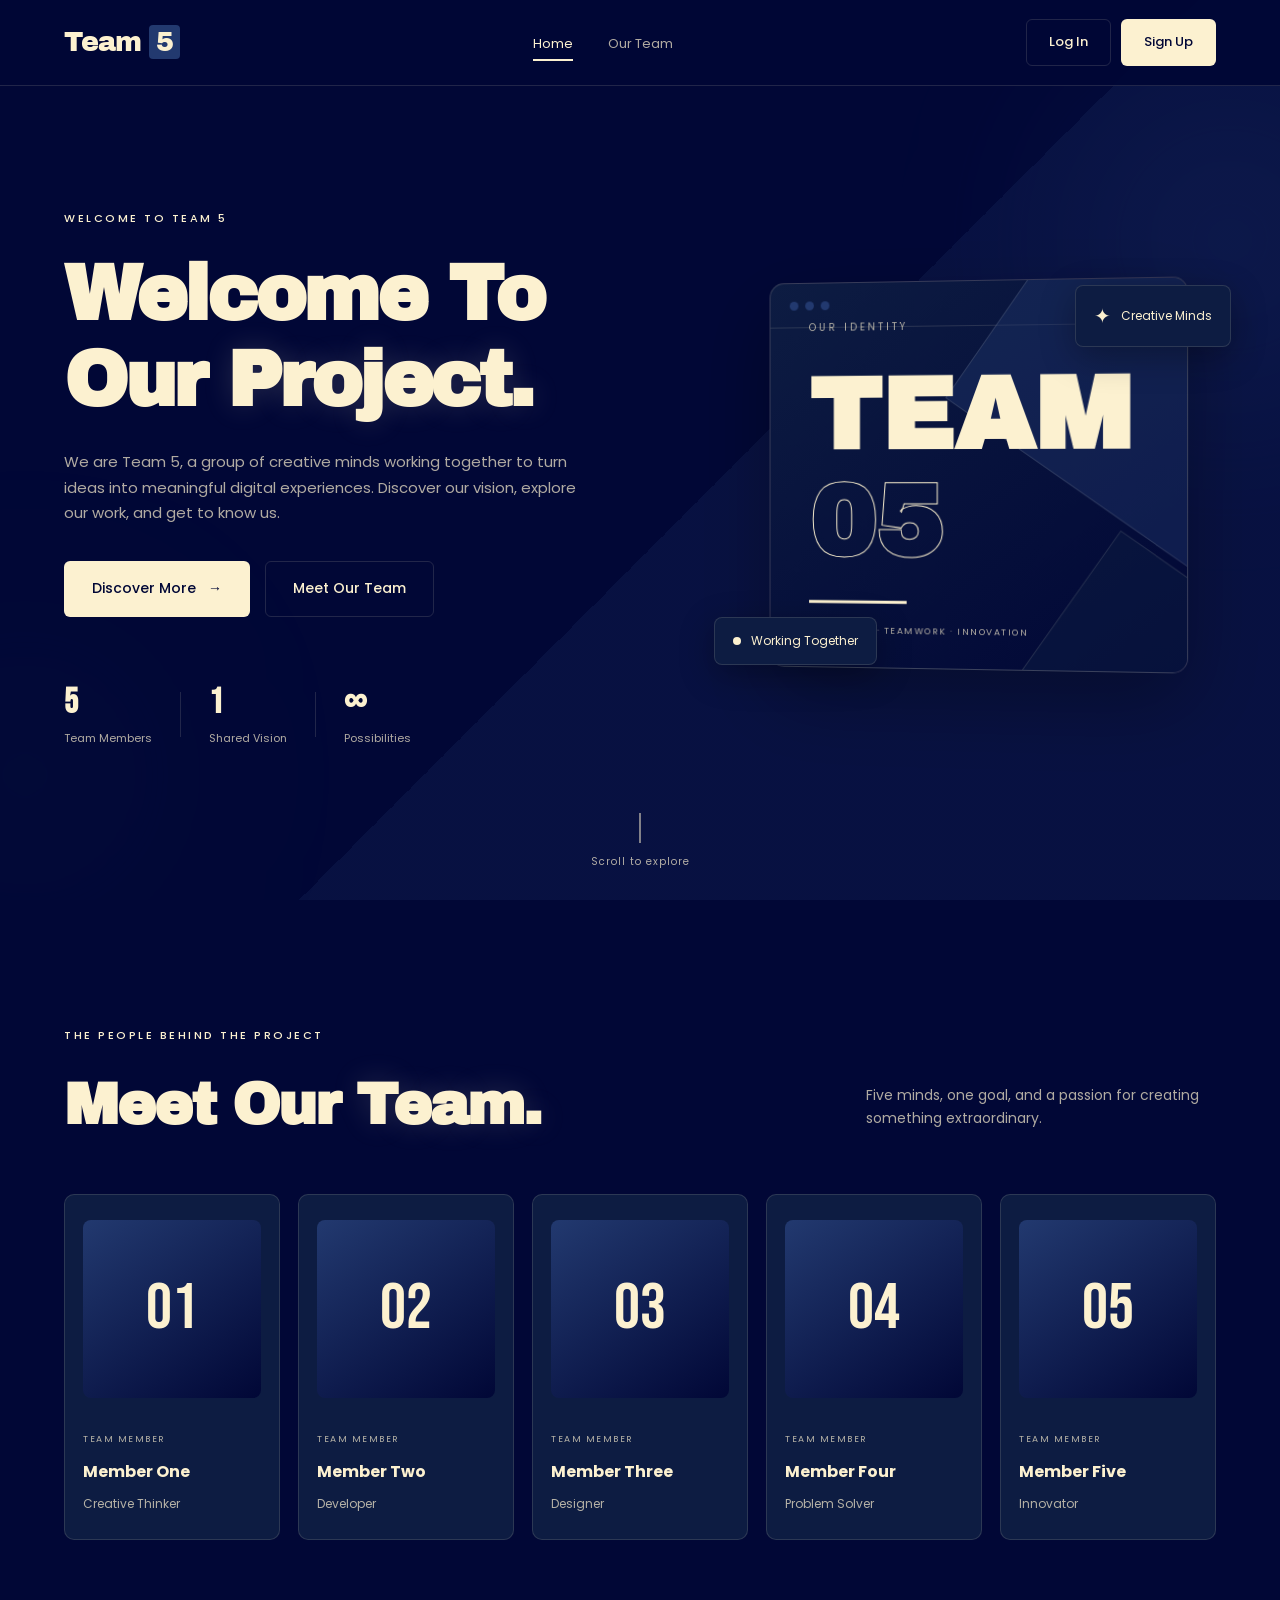
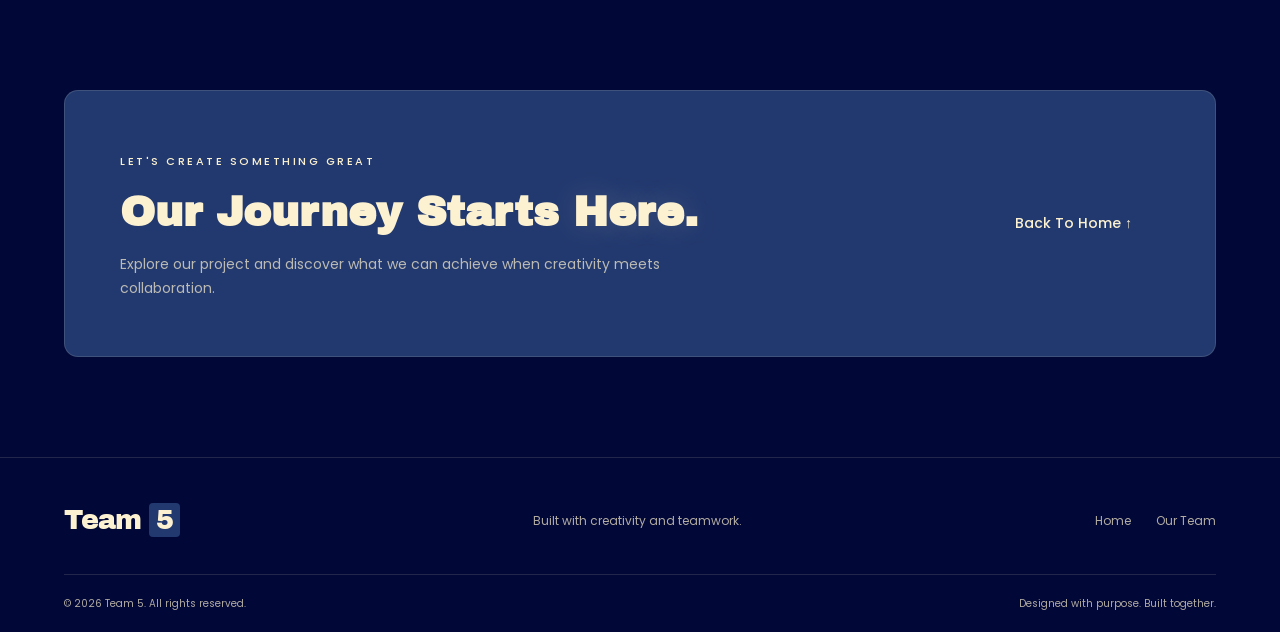
<file: Mon_28_9_2026/index.html>
<!doctype html>
<html lang="en">
  <head>
    <meta charset="UTF-8" />
    <meta name="viewport" content="width=device-width, initial-scale=1.0" />

    <title>Team 5 | Home</title>

    <link rel="preconnect" href="https://fonts.googleapis.com" />
    <link rel="preconnect" href="https://fonts.gstatic.com" crossorigin />

    <link
      href="https://fonts.googleapis.com/css2?family=Archivo+Black&family=Bebas+Neue&family=Poppins:wght@300;400;500;600;700&display=swap"
      rel="stylesheet"
    />

    <link rel="stylesheet" href="css/style.css" />
  </head>

  <body>
    <!-- HEADER -->
    <header class="header">
      <nav class="navbar container">
        <a href="#home" class="logo">
          Team <span>5</span>
        </a>

        <ul class="nav-links">
          <li><a href="#home" class="active">Home</a></li>
          <li><a href="#team">Our Team</a></li>
        </ul>

        <div class="nav-buttons">
          <a href="login.html" class="btn btn-outline">Log In</a>
          <a href="register.html" class="btn btn-primary">Sign Up</a>
        </div>
      </nav>
    </header>

    <!-- MAIN -->
    <main>
      <!-- HOME SECTION -->
      <section class="hero" id="home">
        <div class="hero-bg-circle circle-one"></div>
        <div class="hero-bg-circle circle-two"></div>

        <div class="hero-content container">
          <div class="hero-text">
            <span class="section-tag">WELCOME TO TEAM 5</span>

            <h1>
              Welcome To<br />
              Our <span>Project.</span>
            </h1>

            <p>
              We are Team 5, a group of creative minds working together
              to turn ideas into meaningful digital experiences.
              Discover our vision, explore our work, and get to know us.
            </p>

            <div class="hero-actions">
              <a href="#about" class="btn btn-primary btn-large">
                Discover More <span>→</span>
              </a>

              <a href="#team" class="btn btn-outline btn-large">
                Meet Our Team
              </a>
            </div>

            <div class="hero-stats">
              <div class="stat">
                <h3>5</h3>
                <p>Team Members</p>
              </div>

              <div class="stat-divider"></div>

              <div class="stat">
                <h3>1</h3>
                <p>Shared Vision</p>
              </div>

              <div class="stat-divider"></div>

              <div class="stat">
                <h3>∞</h3>
                <p>Possibilities</p>
              </div>
            </div>
          </div>

          <div class="hero-visual">
            <div class="visual-card">
              <div class="visual-top">
                <span></span>
                <span></span>
                <span></span>
              </div>

              <div class="visual-content">
                <span class="visual-label">OUR IDENTITY</span>
                <h2>TEAM<br /><span>05</span></h2>
                <div class="visual-line"></div>
                <p>CREATIVITY · TEAMWORK · INNOVATION</p>
              </div>

              <div class="visual-decoration decoration-one"></div>
              <div class="visual-decoration decoration-two"></div>
            </div>

            <div class="floating-badge badge-top">
              <span class="badge-icon">✦</span>
              Creative Minds
            </div>

            <div class="floating-badge badge-bottom">
              <span class="badge-dot"></span>
              Working Together
            </div>
          </div>
        </div>

        <a href="#about" class="scroll-indicator">
          <span></span>
          Scroll to explore
        </a>
      </section>

      <!--  ABOUT US SECTION 
      <section class="about section-padding" id="about">
        <div class="container">
          <div class="section-heading">
            <span class="section-tag">GET TO KNOW US</span>
            <h2>More Than A Team.<br /><span>A Shared Vision.</span></h2>
            <p>
              Every great project starts with a great team.
              We bring together different perspectives, creative
              thinking, and a shared passion for building something
              meaningful.
            </p>
          </div>

          <div class="about-grid">
            <div class="about-main-card">
              <span class="card-number">01 / WHO WE ARE</span>
              <div class="about-symbol">✦</div>
              <h3>We Are Team 5</h3>
              <p>
                We are a team of passionate individuals who believe
                that collaboration and creativity can turn ambitious
                ideas into real results. Our project represents our
                skills, dedication, and commitment to learning.
              </p>
            </div>

            <div class="about-side-cards">
              <div class="about-card">
                <span class="card-number">02 / OUR MISSION</span>
                <h3>Creating With Purpose.</h3>
                <p>
                  To create useful, thoughtful, and engaging digital
                  experiences through teamwork and innovation.
                </p>
              </div>

              <div class="about-card">
                <span class="card-number">03 / OUR VISION</span>
                <h3>Building What's Next.</h3>
                <p>
                  To grow our skills, embrace new challenges, and
                  transform our ideas into solutions that matter.
                </p>
              </div>
            </div>
          </div>
        </div>
      </section> -->

      <!-- OUR TEAM SECTION -->
      <section class="team section-padding" id="team">
        <div class="container">
          <div class="team-heading">
            <div>
              <span class="section-tag">THE PEOPLE BEHIND THE PROJECT</span>
              <h2>Meet Our <span>Team.</span></h2>
            </div>

            <p>
              Five minds, one goal, and a passion for creating
              something extraordinary.
            </p>
          </div>

          <div class="team-grid">
            <div class="team-card">
              <div class="team-avatar">01</div>
              <span class="team-role">TEAM MEMBER</span>
              <h3>Member One</h3>
              <p>Creative Thinker</p>
            </div>

            <div class="team-card">
              <div class="team-avatar">02</div>
              <span class="team-role">TEAM MEMBER</span>
              <h3>Member Two</h3>
              <p>Developer</p>
            </div>

            <div class="team-card">
              <div class="team-avatar">03</div>
              <span class="team-role">TEAM MEMBER</span>
              <h3>Member Three</h3>
              <p>Designer</p>
            </div>

            <div class="team-card">
              <div class="team-avatar">04</div>
              <span class="team-role">TEAM MEMBER</span>
              <h3>Member Four</h3>
              <p>Problem Solver</p>
            </div>

            <div class="team-card">
              <div class="team-avatar">05</div>
              <span class="team-role">TEAM MEMBER</span>
              <h3>Member Five</h3>
              <p>Innovator</p>
            </div>
          </div>
        </div>
      </section>

      <!-- CALL TO ACTION -->
      <section class="cta-section">
        <div class="container cta-box">
          <div>
            <span class="section-tag">LET'S CREATE SOMETHING GREAT</span>
            <h2>Our Journey Starts <span>Here.</span></h2>
            <p>
              Explore our project and discover what we can achieve
              when creativity meets collaboration.
            </p>
          </div>

          <a href="#home" class="btn btn-light btn-large">
            Back To Home ↑
          </a>
        </div>
      </section>
    </main>

    <!-- FOOTER -->
    <footer class="footer">
      <div class="container footer-content">
        <a href="#home" class="logo">Team <span>5</span></a>

        <p>Built with creativity and teamwork.</p>

        <div class="footer-links">
          <a href="#home">Home</a>
          <a href="#team">Our Team</a>
        </div>
      </div>

      <div class="container footer-bottom">
        <p>© 2026 Team 5. All rights reserved.</p>
        <p>Designed with purpose. Built together.</p>
      </div>
    </footer>
    <script src="script.js"></script>
  </body>
</html>
</file>
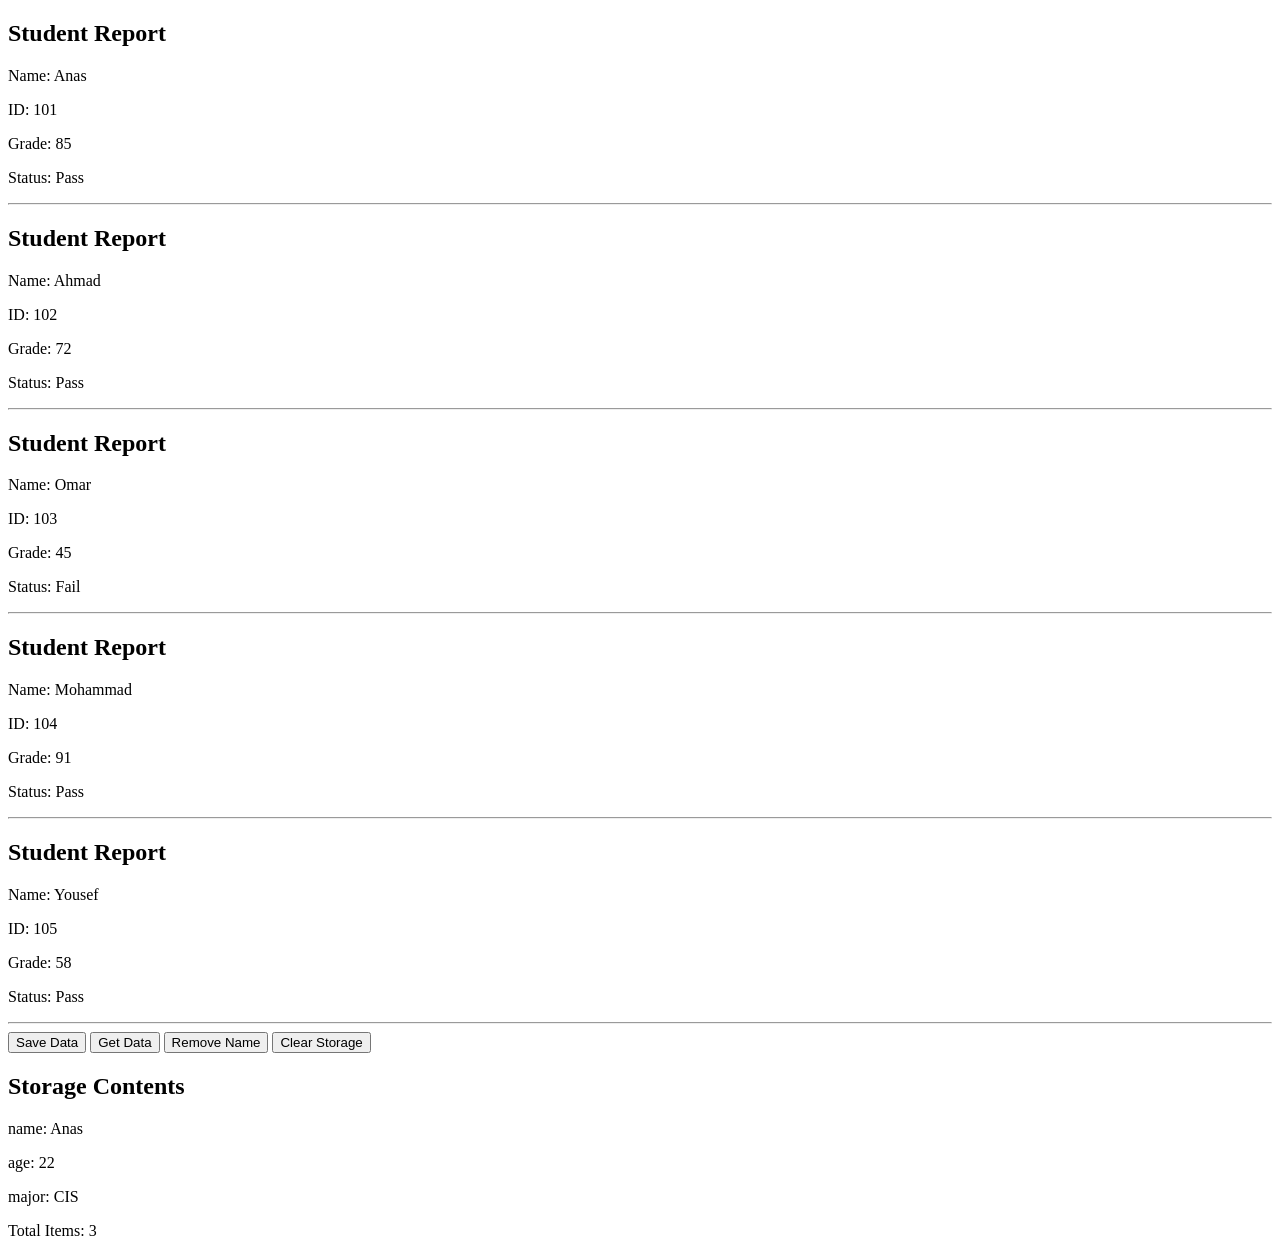
<file: Sun_27_9_2026/index.html>
<!DOCTYPE html>
<html lang="en">
<head>
    <meta charset="UTF-8">
    <meta name="viewport" content="width=device-width, initial-scale=1.0">
    <title>27/9</title>
</head>
<body>
    
    <div id="report"></div>

      <button id="saveBtn">Save Data</button>
    <button id="getBtn">Get Data</button>
    <button id="removeBtn">Remove Name</button>
    <button id="clearBtn">Clear Storage</button>

    <h2>Storage Contents</h2>
     <div id="output"></div>



    <script src="./script.js"></script>
</body>
</html>
</file>
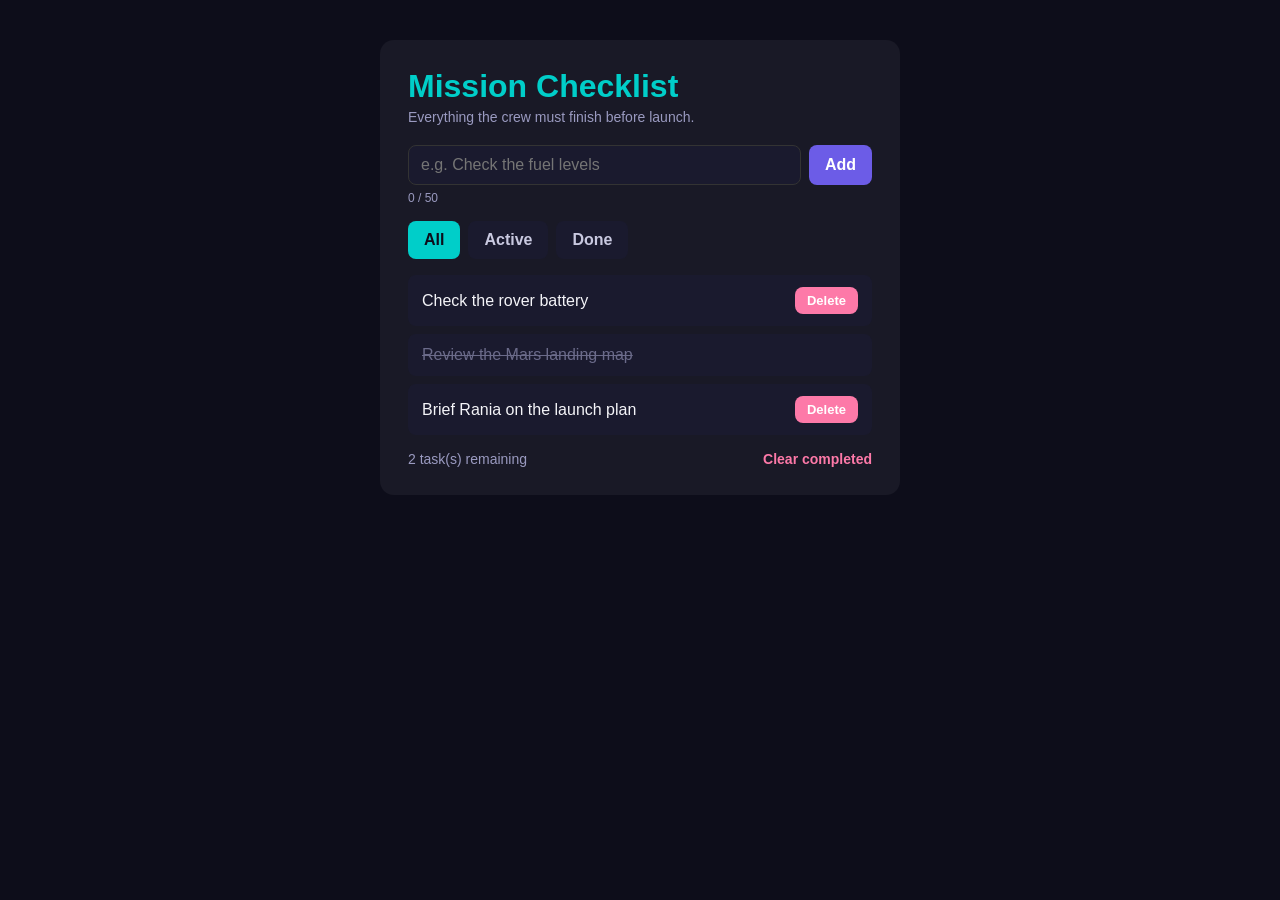
<file: ThU_24_9_2026/index.html>
<!DOCTYPE html>
<html lang="en">
<head>
  <meta charset="UTF-8">
  <meta name="viewport" content="width=device-width, initial-scale=1.0">
  <title>Mission Checklist</title>

  <!-- The styling is already done for you. Your job is the JavaScript.
       Notice the classes .done, .hidden, and .active below:
       your code will add and remove them with classList. -->
  <style>
    * { margin: 0; padding: 0; box-sizing: border-box; }
    body { font-family: 'Segoe UI', Arial, sans-serif; background: #0d0d1a; color: #f4f4f8; padding: 40px 16px; }
    .app { max-width: 520px; margin: 0 auto; background: rgba(255,255,255,0.05); border-radius: 14px; padding: 28px; }
    h1 { color: #00CEC9; margin-bottom: 4px; }
    .subtitle { color: #9a9ac0; margin-bottom: 20px; font-size: 14px; }
    form { display: flex; gap: 8px; margin-bottom: 6px; }
    input { flex: 1; padding: 10px 12px; border-radius: 8px; border: 1px solid #333; background: #1a1a2e; color: #fff; font: inherit; }
    button { padding: 10px 16px; border: none; border-radius: 8px; cursor: pointer; font: inherit; font-weight: 600; }
    #task-form button { background: #6C5CE7; color: #fff; }
    #char-count { font-size: 12px; color: #9a9ac0; margin-bottom: 16px; }
    .filters { display: flex; gap: 8px; margin-bottom: 16px; }
    .filter-btn { background: #1a1a2e; color: #c9c9e0; }
    .filter-btn.active { background: #00CEC9; color: #0d0d1a; }
    ul { list-style: none; }
    li { display: flex; justify-content: space-between; align-items: center; background: #1a1a2e; padding: 12px 14px; border-radius: 8px; margin-bottom: 8px; }
    .task-text { cursor: pointer; flex: 1; }
    .done { text-decoration: line-through; color: #6b6b8a; }
    .delete-btn { background: #FD79A8; color: #fff; padding: 6px 12px; font-size: 13px; }
    .footer { display: flex; justify-content: space-between; align-items: center; margin-top: 16px; font-size: 14px; color: #9a9ac0; }
    #clear-done { background: transparent; color: #FD79A8; padding: 0; }
    #empty-msg { text-align: center; color: #6b6b8a; padding: 20px 0; }
    .hidden { display: none; }
  </style>
</head>
<body>

  <div class="app">
    <h1>Mission Checklist</h1>
    <p class="subtitle">Everything the crew must finish before launch.</p>

    <!-- Form to add a new task -->
    <form id="task-form">
      <input type="text" id="task-input" placeholder="e.g. Check the fuel levels" maxlength="50">
      <button type="submit">Add</button>
    </form>
    <p id="char-count">0 / 50</p>

    <!-- Filter buttons (used in the BONUS steps).
         data-filter stores which filter each button applies. -->
    <div class="filters">
      <button class="filter-btn active" data-filter="all">All</button>
      <button class="filter-btn" data-filter="active">Active</button>
      <button class="filter-btn" data-filter="done">Done</button>
    </div>

    <!-- EMPTY on purpose: your JavaScript builds the items -->
    <ul id="task-list"></ul>

    <!-- Shown only when there are no tasks at all -->
    <p id="empty-msg" class="hidden">No tasks yet. Add your first mission task.</p>

    <div class="footer">
      <span id="counter">0 task(s) remaining</span>
      <button id="clear-done">Clear completed</button>
    </div>
  </div>

  <!-- Script at the end of body, so all elements exist first -->
  <script src="script.js"></script>

</body>
</html>
</file>
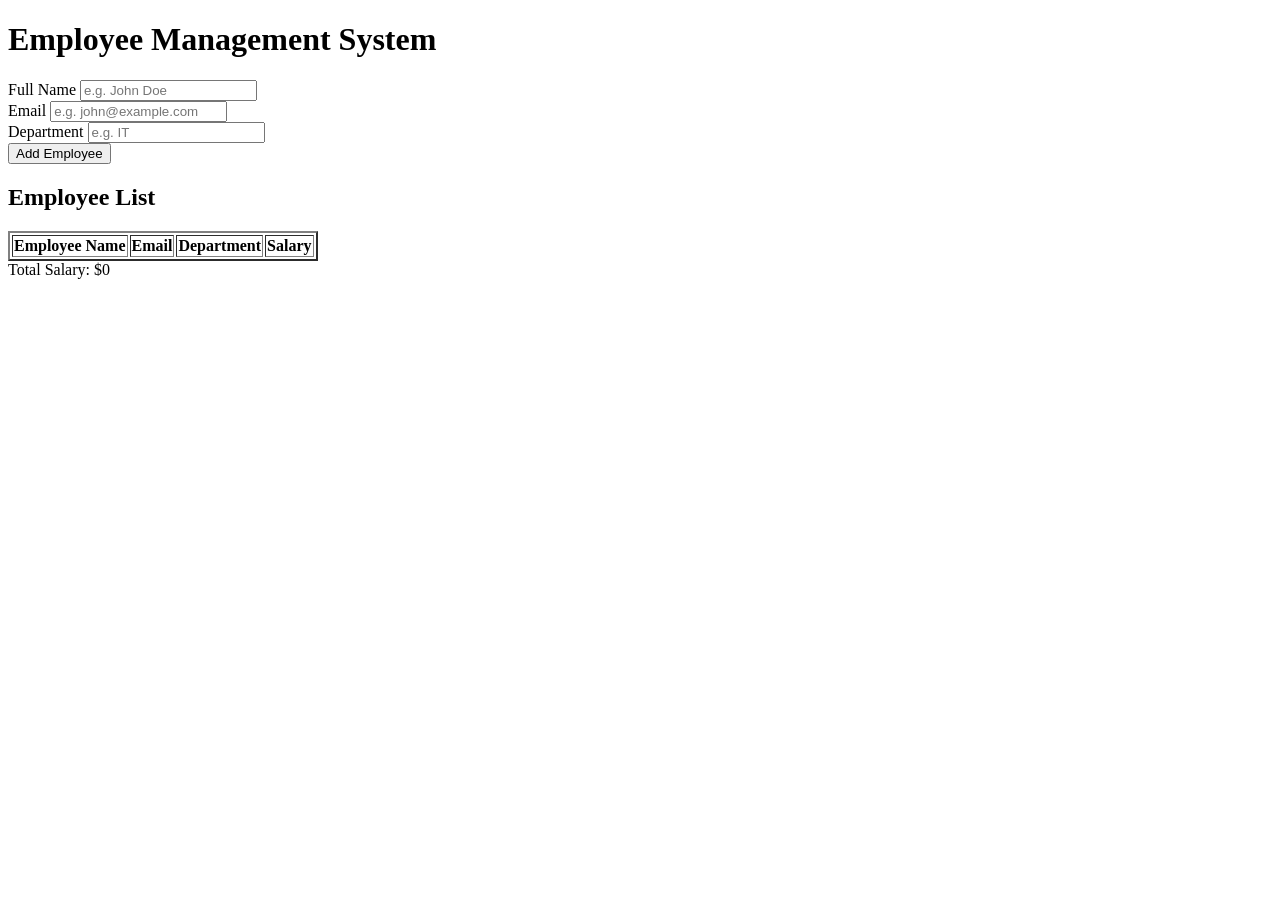
<file: Tue_29_9_2026/index.html>
<!DOCTYPE html>
<html lang="en">
<head>
    <meta charset="UTF-8">
    <meta name="viewport" content="width=device-width, initial-scale=1.0">
    <title>Employee Management System</title>
</head>
<body onload="reload()">
    

<div class="container">
    <h1>Employee Management System</h1>

    <form id="empLogin">
        <div class="form-group">
            <label for="fullName">Full Name</label>
            <input type="text" name="fullName" id="fullName" placeholder="e.g. John Doe" required>
        </div>

        <div class="form-group">
            <label for="email">Email</label>
            <input type="email" name="email" id="email" placeholder="e.g. john@example.com" required>
        </div>

        <div class="form-group">
            <label for="dep">Department</label>
            <input type="text" name="dep" id="dep" placeholder="e.g. IT" required>
        </div>

        <input type="submit" value="Add Employee">
    </form>

    <h2>Employee List</h2>
    <table border="2">
        <thead>
            <tr>
                <th>Employee Name</th>
                <th>Email</th>
                <th>Department</th>
                <th>Salary</th>
            </tr>
        </thead>
        <tbody id="employeeTableBody">
         
        </tbody>
    </table>

    <div class="total-container">
        Total Salary: $<span id="totalSalary">0</span>
    </div>
</div>



    <script src="./script.js"> </script>
</body>
</html>
</file>
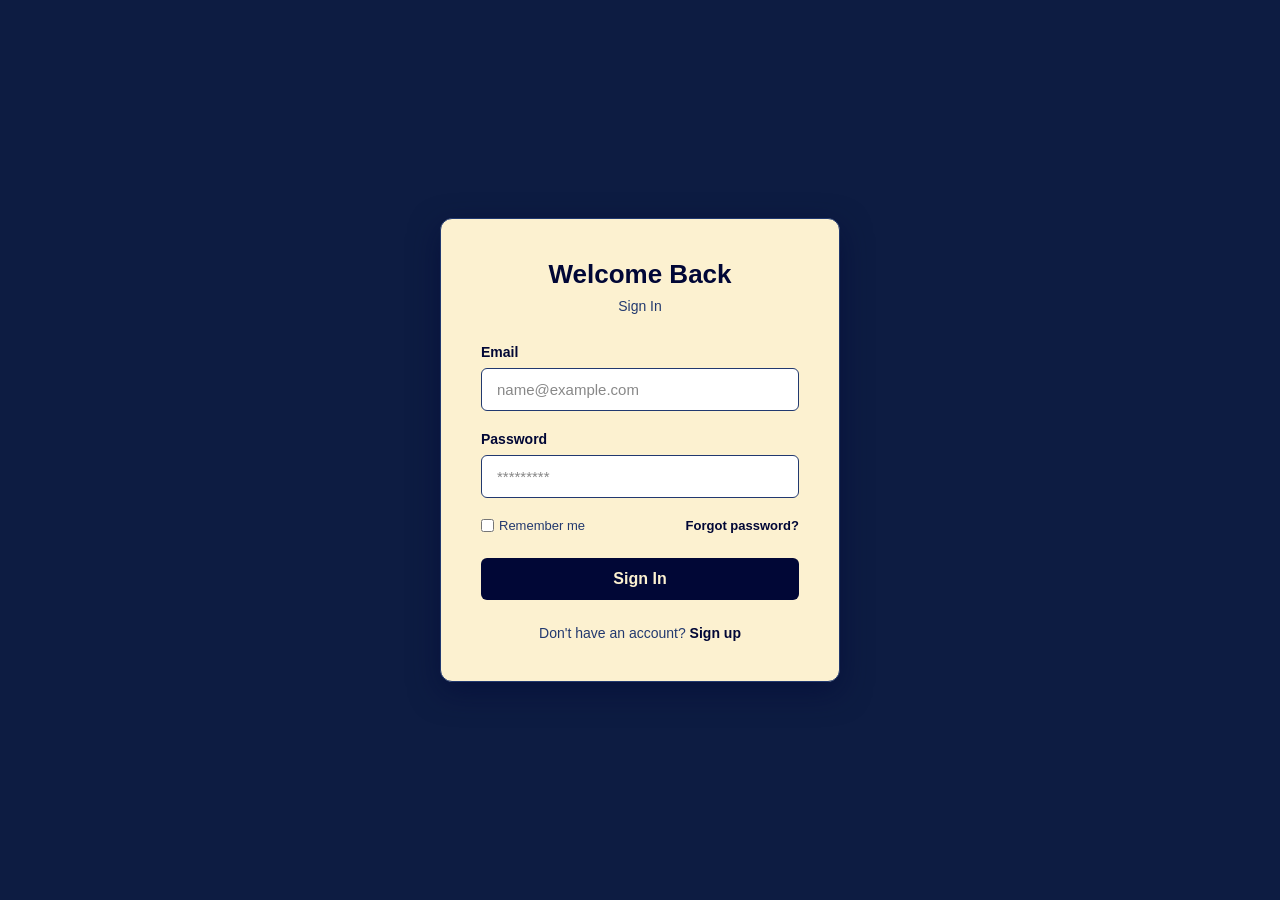
<file: Mon_28_9_2026/admin.html>
<!DOCTYPE html>
<html lang="en">

<head>

    <meta charset="UTF-8">

    <meta
        name="viewport"
        content="width=device-width, initial-scale=1.0"
    >

    <title>Admin Dashboard</title>

    <link rel="stylesheet" href="admin.css">

</head>

<body>

    <main class="admin-container">

        <div class="admin-header">

            <div>
                <h1>Admin Dashboard</h1>
                <p>Manage registered users</p>
            </div>

            <button
                id="logout-btn"
                type="button"
            >
                Logout
            </button>

        </div>


        <section class="users-section">

            <h2>Registered Users</h2>

            <div id="users-list"></div>

        </section>

    </main>


    <script
        type="module"
        src="admin.js">
    </script>

</body>

</html>
</file>
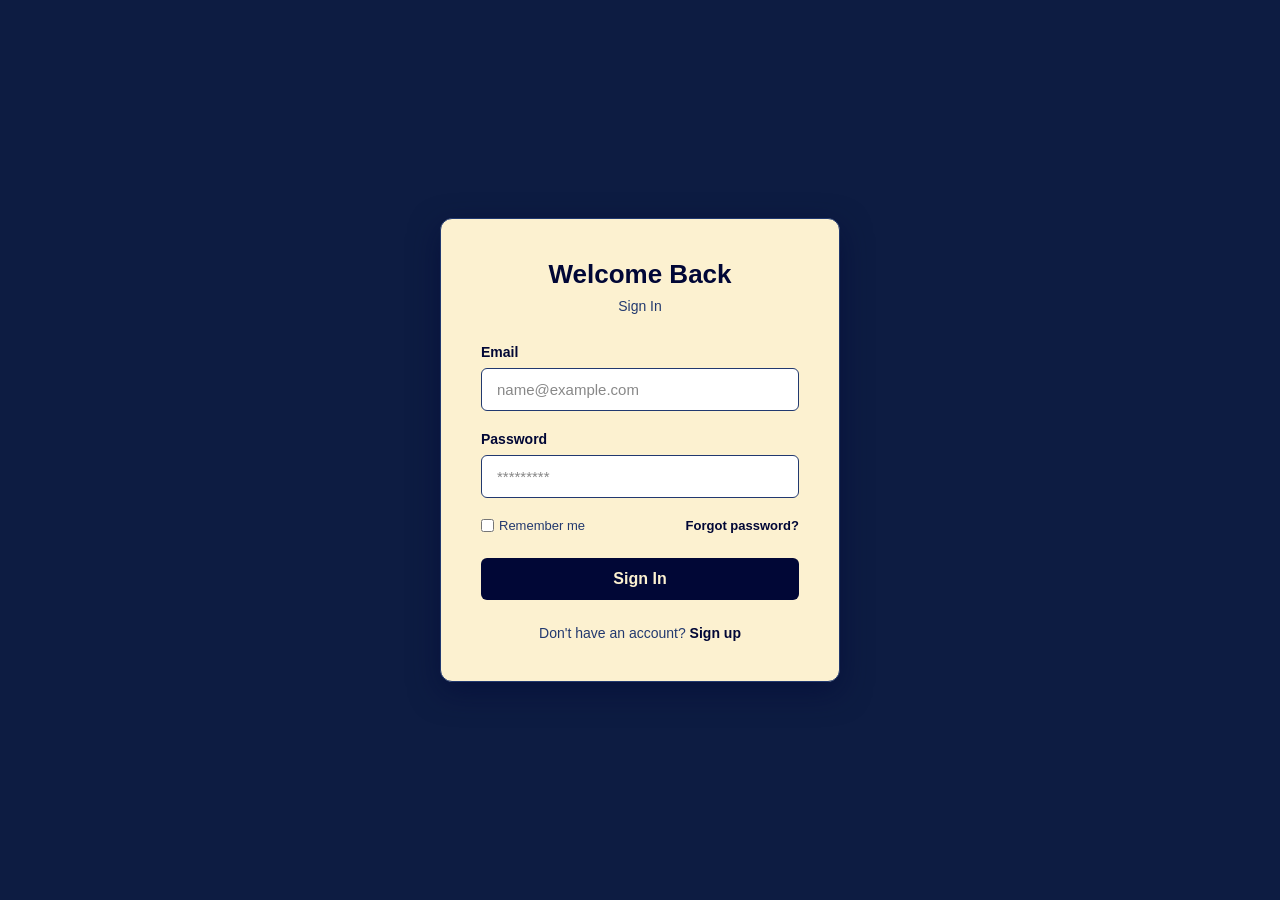
<file: Mon_28_9_2026/dashboard.html>
<!DOCTYPE html>
<html lang="en">

<head>
    <meta charset="UTF-8">
    <meta
        name="viewport"
        content="width=device-width, initial-scale=1.0"
    >
    <link rel="stylesheet" href="dashboard.css">

    <title>User Dashboard</title>

</head>

<body>

    <main>

        <h1>User Dashboard</h1>

        <div id="user-info"></div>

        <button
            id="logout-btn"
            type="button"
        >
            Logout
        </button>

    </main>


    <script
        type="module"
        src="dashboard.js">
    </script>

</body>

</html>
</file>
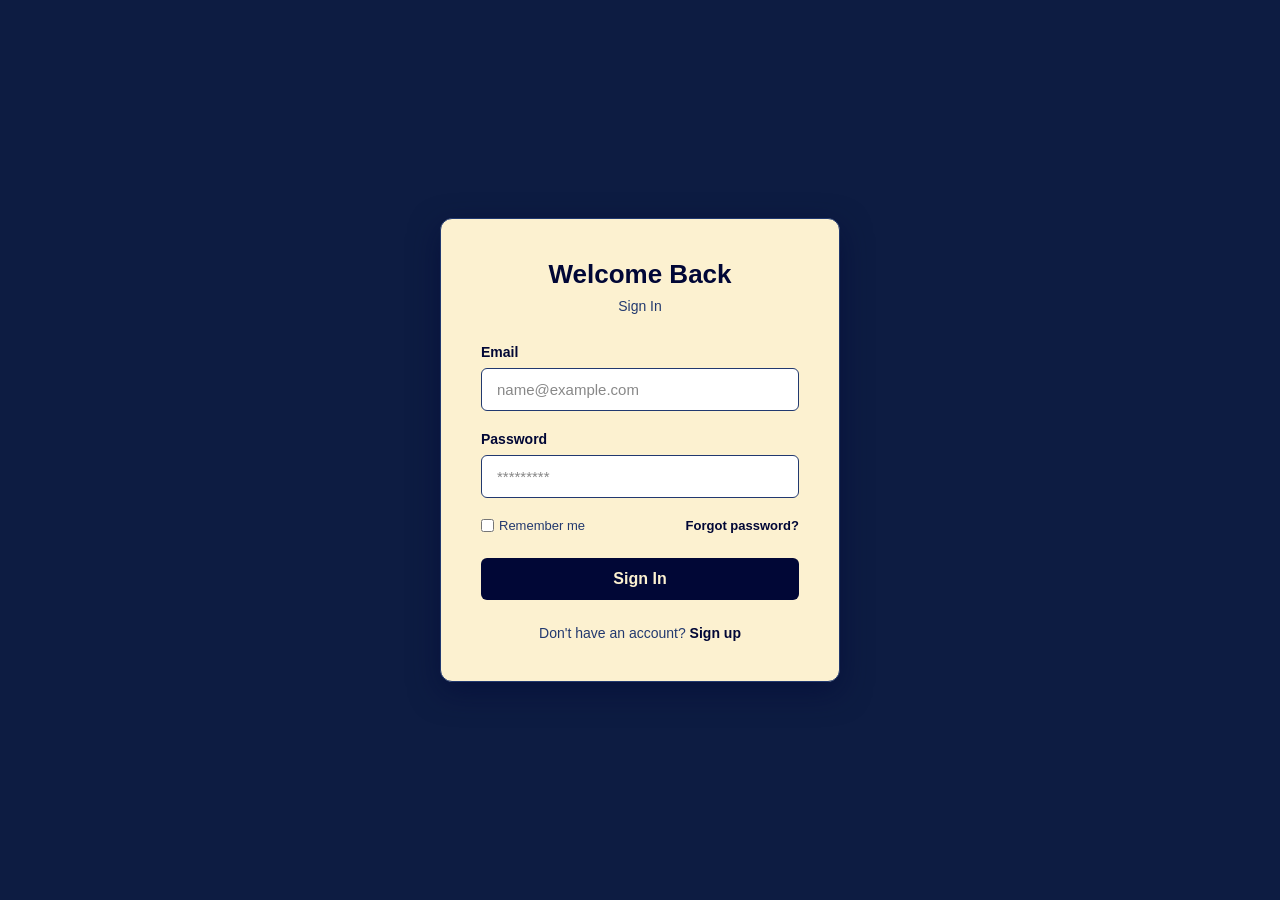
<file: Mon_28_9_2026/login.html>
<!DOCTYPE html>
<html lang="en">

<head>
    <meta charset="UTF-8">
    <meta name="viewport" content="width=device-width, initial-scale=1.0">

    <title>Login Page</title>

    <link rel="stylesheet" href="loginstyle.css">
</head>

<body>

    <div class="login-container">

        <div class="login-header">
            <h2>Welcome Back</h2>
            <p>Sign In</p>
        </div>

        <div id="message"></div>

        <form id="loginForm">

            <div class="input">
                <label for="loginEmail">Email</label>

                <input
                    type="email"
                    id="loginEmail"
                    placeholder="name@example.com"
                    required
                >
            </div>

            <div class="input">
                <label for="loginPassword">Password</label>

                <input
                    type="password"
                    id="loginPassword"
                    placeholder="*********"
                    required
                >
            </div>

            <div class="options">

                <label>
                    <input
                        type="checkbox"
                        id="loginRemember"
                    >
                    Remember me
                </label>

                <a href="#">Forgot password?</a>

            </div>

            <button
                type="submit"
                class="login-btn"
            >
                Sign In
            </button>

        </form>

        <div class="register-link">
            Don't have an account?
            <a href="register.html">Sign up</a>
        </div>

    </div>

    <script
        type="module"
        src="login.js">
    </script>

</body>

</html>
</file>
<file: Mon_28_9_2026/css/style.css>
/* ==============================
   TEAM 5 — DESIGN SYSTEM
============================== */

:root {
  --bg-color: #010736;
  --second-color: #0d1c42;
  --third-color: #22396f;
  --font-color: #fcf1d0;

  --border-color: rgba(252, 241, 208, 0.13);
  --muted-color: rgba(252, 241, 208, 0.7);
  --transition: 0.3s ease;
}

/* RESET */

* {
  margin: 0;
  padding: 0;
  box-sizing: border-box;
  scroll-behavior: smooth;
}

body {
  background: var(--bg-color);
  color: var(--font-color);
  font-family: "Poppins", sans-serif;
  line-height: 1.7;
  overflow-x: hidden;
}

a {
  text-decoration: none;
  color: inherit;
}

ul {
  list-style: none;
}

.container {
  width: min(1200px, 90%);
  margin: 0 auto;
}

.section-padding {
  padding: 120px 0;
}

/* ==============================
   BUTTONS
============================== */

.btn {
  display: inline-flex;
  align-items: center;
  justify-content: center;
  gap: 12px;
  padding: 11px 22px;
  border: 1px solid transparent;
  border-radius: 6px;
  font-size: 13px;
  font-weight: 500;
  cursor: pointer;
  transition: var(--transition);
}

.btn-primary {
  background: var(--font-color);
  color: var(--bg-color);
}

.btn-primary:hover {
  background: var(--third-color);
  color: var(--font-color);
  border-color: var(--font-color);
  transform: translateY(-3px);
  box-shadow: 0 8px 25px rgba(0, 0, 0, 0.25);
}

.btn-outline {
  border-color: var(--border-color);
  color: var(--font-color);
}

.btn-outline:hover {
  background: var(--third-color);
  border-color: var(--font-color);
  transform: translateY(-3px);
}

.btn-large {
  padding: 15px 27px;
  font-size: 14px;
}

/* ==============================
   HEADER & NAVIGATION
============================== */

.header {
  position: fixed;
  top: 0;
  left: 0;
  width: 100%;
  z-index: 1000;
  background: rgba(1, 7, 54, 0.92);
  backdrop-filter: blur(15px);
  border-bottom: 1px solid var(--border-color);
}

.navbar {
  min-height: 85px;
  display: flex;
  justify-content: space-between;
  align-items: center;
  gap: 30px;
}

.logo {
  font-family: "Archivo Black", sans-serif;
  font-size: 27px;
  white-space: nowrap;
  letter-spacing: -1px;
}

.logo span {
  color: var(--font-color);
  background: var(--third-color);
  padding: 2px 7px;
  border-radius: 4px;
}

.nav-links {
  display: flex;
  align-items: center;
  gap: 35px;
}

.nav-links a {
  font-size: 13px;
  color: var(--muted-color);
  transition: var(--transition);
  position: relative;
}

.nav-links a::after {
  content: "";
  position: absolute;
  bottom: -8px;
  left: 0;
  width: 0;
  height: 2px;
  background: var(--font-color);
  transition: var(--transition);
}

.nav-links a:hover,
.nav-links a.active {
  color: var(--font-color);
}

.nav-links a:hover::after,
.nav-links a.active::after {
  width: 100%;
}

.nav-buttons {
  display: flex;
  gap: 10px;
}

/* ==============================
   HOME / HERO
============================== */

.hero {
  min-height: 100vh;
  padding: 150px 0 100px;
  display: flex;
  align-items: center;
  position: relative;
  overflow: hidden;
  background:
    linear-gradient(
      135deg,
      transparent 55%,
      rgba(34, 57, 111, 0.2) 55%
    ),
    var(--bg-color);
}

.hero-content {
  display: grid;
  grid-template-columns: 1.1fr 0.9fr;
  align-items: center;
  gap: 80px;
  position: relative;
  z-index: 2;
}

.section-tag {
  display: inline-block;
  font-size: 11px;
  font-weight: 500;
  letter-spacing: 2.5px;
  color: var(--font-color);
  text-transform: uppercase;
  margin-bottom: 25px;
}

.hero h1 {
  font-family: "Archivo Black", sans-serif;
  font-size: clamp(45px, 6vw, 78px);
  line-height: 1.12;
  letter-spacing: -3px;
  margin-bottom: 25px;
}

.hero h1 span,
.section-heading h2 span,
.team-heading h2 span,
.cta-box h2 span {
  color: var(--font-color);
  text-shadow: 0 0 30px rgba(252, 241, 208, 0.15);
}

.hero-text > p {
  max-width: 520px;
  font-size: 15px;
  color: var(--muted-color);
  margin-bottom: 35px;
}

.hero-actions {
  display: flex;
  flex-wrap: wrap;
  gap: 15px;
}

.hero-stats {
  display: flex;
  align-items: center;
  gap: 28px;
  margin-top: 65px;
}

.stat h3 {
  font-family: "Bebas Neue", sans-serif;
  font-size: 35px;
  line-height: 1.2;
  letter-spacing: 1px;
}

.stat p {
  color: var(--muted-color);
  font-size: 11px;
  margin-top: 5px;
}

.stat-divider {
  width: 1px;
  height: 45px;
  background: var(--border-color);
}

/* ==============================
   HERO VISUAL
============================== */

.hero-visual {
  min-height: 450px;
  display: flex;
  align-items: center;
  justify-content: center;
  position: relative;
}

.visual-card {
  width: 100%;
  max-width: 420px;
  height: 390px;
  background: linear-gradient(
    145deg,
    var(--second-color),
    var(--bg-color)
  );
  border: 1px solid rgba(252, 241, 208, 0.2);
  border-radius: 15px;
  position: relative;
  overflow: hidden;
  box-shadow: 0 30px 80px rgba(0, 0, 0, 0.3);
  transform: perspective(1000px) rotateY(-5deg);
}

.visual-top {
  height: 45px;
  border-bottom: 1px solid var(--border-color);
  display: flex;
  align-items: center;
  gap: 7px;
  padding: 0 20px;
}

.visual-top span {
  width: 9px;
  height: 9px;
  border-radius: 50%;
  background: var(--third-color);
}

.visual-content {
  position: absolute;
  top: 50%;
  left: 40px;
  transform: translateY(-50%);
  z-index: 2;
}

.visual-label {
  font-size: 10px;
  letter-spacing: 3px;
  color: var(--muted-color);
}

.visual-content h2 {
  font-family: "Archivo Black", sans-serif;
  font-size: clamp(65px, 8vw, 105px);
  line-height: 1.05;
  margin: 25px 0;
}

.visual-content h2 span {
  color: var(--font-color);
  -webkit-text-stroke: 1px var(--font-color);
  color: transparent;
}

.visual-line {
  width: 100px;
  height: 3px;
  background: var(--font-color);
  margin-bottom: 20px;
}

.visual-content p {
  font-size: 9px;
  letter-spacing: 1.5px;
  color: var(--muted-color);
}

.visual-decoration {
  position: absolute;
  border: 1px solid rgba(252, 241, 208, 0.12);
  transform: rotate(35deg);
}

.decoration-one {
  width: 300px;
  height: 300px;
  right: -120px;
  top: -70px;
  background: rgba(34, 57, 111, 0.4);
}

.decoration-two {
  width: 200px;
  height: 200px;
  right: -60px;
  bottom: -100px;
  background: rgba(13, 28, 66, 0.5);
}

.floating-badge {
  position: absolute;
  background: var(--second-color);
  border: 1px solid var(--border-color);
  border-radius: 8px;
  padding: 13px 18px;
  font-size: 12px;
  display: flex;
  align-items: center;
  gap: 10px;
  box-shadow: 0 10px 35px rgba(0, 0, 0, 0.3);
}

.badge-top {
  top: 35px;
  right: -15px;
}

.badge-bottom {
  bottom: 35px;
  left: -20px;
}

.badge-icon {
  font-size: 20px;
}

.badge-dot {
  width: 8px;
  height: 8px;
  background: var(--font-color);
  border-radius: 50%;
}

.hero-bg-circle {
  position: absolute;
  border-radius: 50%;
  filter: blur(100px);
  opacity: 0.25;
  pointer-events: none;
}

.circle-one {
  width: 300px;
  height: 300px;
  background: var(--third-color);
  top: 10%;
  right: -100px;
}

.circle-two {
  width: 250px;
  height: 250px;
  background: var(--second-color);
  bottom: 0;
  left: -100px;
}

.scroll-indicator {
  position: absolute;
  bottom: 30px;
  left: 50%;
  transform: translateX(-50%);
  font-size: 10px;
  letter-spacing: 1px;
  color: var(--muted-color);
  display: flex;
  flex-direction: column;
  align-items: center;
  gap: 10px;
}

.scroll-indicator span {
  width: 1px;
  height: 30px;
  background: var(--font-color);
}

/* ==============================
   ABOUT US
============================== */

.about {
  background: var(--second-color);
  position: relative;
}

.section-heading {
  max-width: 720px;
  margin-bottom: 65px;
}

.section-heading h2,
.team-heading h2 {
  font-family: "Archivo Black", sans-serif;
  font-size: clamp(35px, 5vw, 58px);
  line-height: 1.2;
  letter-spacing: -2px;
  margin-bottom: 25px;
}

.section-heading > p {
  max-width: 650px;
  color: var(--muted-color);
  font-size: 15px;
}

.about-grid {
  display: grid;
  grid-template-columns: 1fr 1fr;
  gap: 25px;
}

.about-main-card,
.about-card {
  background: var(--bg-color);
  border: 1px solid var(--border-color);
  border-radius: 12px;
  padding: 40px;
  transition: var(--transition);
}

.about-main-card {
  display: flex;
  flex-direction: column;
  justify-content: center;
  min-height: 390px;
}

.card-number {
  font-size: 10px;
  letter-spacing: 2px;
  color: var(--muted-color);
}

.about-symbol {
  width: 65px;
  height: 65px;
  border-radius: 12px;
  background: var(--third-color);
  display: grid;
  place-items: center;
  font-size: 30px;
  margin: 35px 0 25px;
}

.about-main-card h3,
.about-card h3 {
  font-size: 25px;
  margin-bottom: 15px;
}

.about-main-card p,
.about-card p {
  color: var(--muted-color);
  font-size: 14px;
}

.about-side-cards {
  display: flex;
  flex-direction: column;
  gap: 25px;
}

.about-card {
  flex: 1;
}

.about-card h3 {
  margin-top: 25px;
}

.about-main-card:hover,
.about-card:hover {
  border-color: rgba(252, 241, 208, 0.4);
  transform: translateY(-5px);
}

/* ==============================
   OUR TEAM
============================== */

.team {
  background: var(--bg-color);
}

.team-heading {
  display: flex;
  align-items: flex-end;
  justify-content: space-between;
  gap: 40px;
  margin-bottom: 55px;
}

.team-heading h2 {
  margin-bottom: 0;
}

.team-heading > p {
  max-width: 350px;
  color: var(--muted-color);
  font-size: 14px;
  margin-bottom: 8px;
}

.team-grid {
  display: grid;
  grid-template-columns: repeat(5, 1fr);
  gap: 18px;
}

.team-card {
  background: var(--second-color);
  border: 1px solid var(--border-color);
  border-radius: 10px;
  padding: 25px 18px;
  transition: var(--transition);
}

.team-card:hover {
  transform: translateY(-8px);
  border-color: var(--font-color);
  background: var(--third-color);
}

.team-avatar {
  width: 100%;
  aspect-ratio: 1;
  max-height: 180px;
  border-radius: 8px;
  background: linear-gradient(
    145deg,
    var(--third-color),
    var(--bg-color)
  );
  display: grid;
  place-items: center;
  font-family: "Bebas Neue", sans-serif;
  font-size: 65px;
  color: var(--font-color);
  margin-bottom: 25px;
}

.team-role {
  color: var(--muted-color);
  font-size: 9px;
  letter-spacing: 1.5px;
}

.team-card h3 {
  font-size: 16px;
  margin: 8px 0;
}

.team-card p {
  font-size: 12px;
  color: var(--muted-color);
}

/* ==============================
   CALL TO ACTION
============================== */

.cta-section {
  padding: 30px 0 100px;
  background: var(--bg-color);
}

.cta-box {
  background: var(--third-color);
  border: 1px solid var(--border-color);
  border-radius: 14px;
  padding: 55px;
  display: flex;
  align-items: center;
  justify-content: space-between;
  gap: 35px;
}

.cta-box .section-tag {
  margin-bottom: 15px;
}

.cta-box h2 {
  font-family: "Archivo Black", sans-serif;
  font-size: clamp(28px, 4vw, 42px);
  line-height: 1.25;
  margin-bottom: 15px;
}

.cta-box p {
  max-width: 550px;
  color: var(--muted-color);
  font-size: 14px;
}

/* ==============================
   FOOTER
============================== */

.footer {
  background: var(--bg-color);
  border-top: 1px solid var(--border-color);
  padding: 40px 0 20px;
}

.footer-content {
  display: flex;
  align-items: center;
  justify-content: space-between;
  gap: 25px;
  padding-bottom: 30px;
}

.footer-content > p {
  font-size: 12px;
  color: var(--muted-color);
}

.footer-links {
  display: flex;
  gap: 25px;
}

.footer-links a {
  font-size: 12px;
  color: var(--muted-color);
  transition: var(--transition);
}

.footer-links a:hover {
  color: var(--font-color);
}

.footer-bottom {
  border-top: 1px solid var(--border-color);
  padding-top: 20px;
  display: flex;
  justify-content: space-between;
  gap: 20px;
}

.footer-bottom p {
  font-size: 10px;
  color: var(--muted-color);
}

/* ==============================
   RESPONSIVE DESIGN
============================== */

@media (max-width: 1000px) {
  .hero-content {
    gap: 40px;
  }

  .team-grid {
    grid-template-columns: repeat(3, 1fr);
  }

  .team-card:last-child {
    grid-column: auto;
  }

  .hero-visual {
    min-height: 380px;
  }

  .visual-card {
    height: 340px;
  }

  .floating-badge {
    font-size: 10px;
    padding: 10px 12px;
  }
}

@media (max-width: 768px) {
  .section-padding {
    padding: 85px 0;
  }

  .navbar {
    min-height: 75px;
    flex-wrap: wrap;
    padding: 15px 0;
    gap: 20px;
  }

  .nav-links {
    order: 3;
    width: 100%;
    justify-content: center;
    gap: 30px;
    padding: 10px 0 5px;
  }

  .nav-buttons {
    margin-left: auto;
  }

  .hero {
    padding: 180px 0 90px;
  }

  .hero-content {
    grid-template-columns: 1fr;
    text-align: center;
    gap: 40px;
  }

  .hero-text > p {
    margin-left: auto;
    margin-right: auto;
  }

  .hero-actions,
  .hero-stats {
    justify-content: center;
  }

  .hero h1 {
    letter-spacing: -2px;
  }

  .hero-visual {
    width: 100%;
    max-width: 500px;
    margin: 0 auto;
  }

  .visual-card {
    transform: none;
  }

  .badge-top {
    right: 0;
  }

  .badge-bottom {
    left: 0;
  }

  .scroll-indicator {
    display: none;
  }

  .about-grid {
    grid-template-columns: 1fr;
  }

  .team-heading {
    align-items: flex-start;
    flex-direction: column;
    gap: 20px;
  }

  .team-grid {
    grid-template-columns: repeat(2, 1fr);
  }

  .cta-box {
    flex-direction: column;
    align-items: flex-start;
    padding: 35px;
  }

  .footer-content {
    flex-wrap: wrap;
  }
}

@media (max-width: 480px) {
  .container {
    width: 90%;
  }

  .logo {
    font-size: 22px;
  }

  .nav-buttons {
    gap: 6px;
  }

  .nav-buttons .btn {
    padding: 9px 12px;
    font-size: 11px;
  }

  .nav-links {
    gap: 22px;
  }

  .nav-links a {
    font-size: 12px;
  }

  .hero h1 {
    font-size: 42px;
  }

  .hero-text > p {
    font-size: 13px;
  }

  .hero-actions {
    flex-direction: column;
  }

  .hero-actions .btn {
    width: 100%;
  }

  .hero-stats {
    gap: 15px;
    margin-top: 45px;
  }

  .stat h3 {
    font-size: 29px;
  }

  .stat p {
    font-size: 9px;
  }

  .visual-card {
    height: 300px;
  }

  .visual-content {
    left: 25px;
  }

  .visual-content h2 {
    font-size: 75px;
  }

  .floating-badge {
    font-size: 9px;
  }

  .about-main-card,
  .about-card {
    padding: 25px;
  }

  .team-grid {
    grid-template-columns: 1fr 1fr;
    gap: 12px;
  }

  .team-card {
    padding: 15px;
  }

  .team-avatar {
    font-size: 48px;
  }

  .team-card h3 {
    font-size: 14px;
  }

  .cta-box {
    padding: 25px;
  }

  .footer-content {
    flex-direction: column;
    align-items: flex-start;
  }

  .footer-links {
    gap: 18px;
  }

  .footer-bottom {
    flex-direction: column;
    gap: 8px;
  }
}
</file>
<file: Mon_28_9_2026/admin.css>
```css
* {
    box-sizing: border-box;
    margin: 0;
    padding: 0;
    font-family: Arial, Helvetica, sans-serif;
}

body {
    background-color: #0D1C42;
    min-height: 100vh;
    color: #010736;
}

.admin-container {
    width: 100%;
    max-width: 1000px;
    margin: 0 auto;
    padding: 40px 20px;
}

.admin-header {
    background-color: #FCF1D0;
    padding: 25px 30px;
    border-radius: 12px;
    border: 1px solid #22396F;
    box-shadow: 0 10px 30px rgba(1, 7, 54, 0.5);

    display: flex;
    justify-content: space-between;
    align-items: center;

    margin-bottom: 30px;
}

.admin-header h1 {
    color: #010736;
    font-size: 28px;
    margin-bottom: 5px;
}

.admin-header p {
    color: #22396F;
    font-size: 14px;
}

#logout-btn {
    padding: 11px 22px;

    background-color: #010736;
    color: #FCF1D0;

    border: none;
    border-radius: 6px;

    font-size: 14px;
    font-weight: bold;

    cursor: pointer;

    transition: background-color 0.2s;
}

#logout-btn:hover {
    background-color: #22396F;
}

.users-section {
    background-color: #FCF1D0;

    padding: 30px;

    border-radius: 12px;

    border: 1px solid #22396F;

    box-shadow: 0 10px 30px rgba(1, 7, 54, 0.5);
}

.users-section h2 {
    color: #010736;
    font-size: 22px;
    margin-bottom: 25px;
}

#users-list {
    display: grid;

    grid-template-columns: repeat(2, 1fr);

    gap: 20px;
}

.user-card {
    background-color: #ffffff;

    border: 1px solid #22396F;

    border-radius: 8px;

    padding: 20px;

    transition: transform 0.2s, box-shadow 0.2s;
}

.user-card:hover {
    transform: translateY(-3px);

    box-shadow: 0 5px 15px rgba(1, 7, 54, 0.2);
}

.user-card h3 {
    color: #010736;

    font-size: 18px;

    margin-bottom: 15px;
}

.user-card p {
    color: #22396F;

    font-size: 14px;

    margin-bottom: 8px;
}

.user-card p:last-child {
    margin-bottom: 0;
}

.user-card strong {
    color: #010736;
}

@media (max-width: 700px) {

    .admin-container {
        padding: 20px 15px;
    }

    .admin-header {
        padding: 20px;

        flex-direction: column;

        align-items: flex-start;

        gap: 20px;
    }

    #logout-btn {
        width: 100%;
    }

    .users-section {
        padding: 20px;
    }

    #users-list {
        grid-template-columns: 1fr;
    }
}
```
</file>
<file: Mon_28_9_2026/dashboard.css>
* {
    box-sizing: border-box;
    margin: 0;
    padding: 0;
}

body {
    font-family: 'Segoe UI', Tahoma, Geneva, Verdana, sans-serif;
    background-color: #f4f7f6;
    display: flex;
    justify-content: center;
    align-items: center;
    height: 100vh;
    color: #333;
}

main {
    background-color: #ffffff;
    padding: 40px;
    border-radius: 12px;
    box-shadow: 0 8px 24px rgba(0, 0, 0, 0.1);
    width: 100%;
    max-width: 450px;
    text-align: center;
}

h1 {
    font-size: 26px;
    color: #2c3e50;
    margin-bottom: 25px;
}

#user-info {
    background-color: #f8f9fa;
    padding: 20px;
    border-radius: 8px;
    border: 1px solid #e1e4e8;
    text-align: left;
    margin-bottom: 25px;
    line-height: 1.8;
}

#user-info h2 {
    font-size: 20px;
    color: #34495e;
    margin-bottom: 15px;
    border-bottom: 2px solid #e1e4e8;
    padding-bottom: 10px;
}

#user-info p {
    font-size: 15px;
    color: #555;
    margin-bottom: 8px;
}

#user-info strong {
    color: #2c3e50;
    display: inline-block;
    width: 80px;
}

#logout-btn {
    background-color: #e74c3c;
    color: white;
    border: none;
    padding: 12px 20px;
    font-size: 16px;
    font-weight: bold;
    border-radius: 6px;
    cursor: pointer;
    width: 100%;
    transition: background-color 0.3s ease, transform 0.1s ease;
}

#logout-btn:hover {
    background-color: #c0392b;
}

#logout-btn:active {
    transform: scale(0.98);
}
</file>
<file: Mon_28_9_2026/loginstyle.css>
* {
    box-sizing: border-box;
    margin: 0;
    padding: 0;
    font-family: Arial, Helvetica, sans-serif;
}

body {
    background-color: #0D1C42;
    display: flex;
    justify-content: center;
    align-items: center;
    min-height: 100vh;
    color: #0e0e0e;
}

.login-container {
    background-color: #FCF1D0;
    padding: 40px;
    border-radius: 12px;
    box-shadow: 0 10px 30px rgba(1, 7, 54, 0.5);
    width: 100%;
    max-width: 400px;
    border: 1px solid #22396F;
}

.login-header {
    text-align: center;
    margin-bottom: 30px;
}

.login-header h2 {
    color: #010736;
    font-size: 26px;
    margin-bottom: 8px;
    font-weight: bold;
}

.login-header p {
    color: #22396F;
    font-size: 14px;
}

.input {
    margin-bottom: 20px;
}

.input label {
    display: block;
    margin-bottom: 8px;
    color: #010736;
    font-size: 14px;
    font-weight: bold;
}

.input input {
    width: 100%;
    padding: 12px 15px;
    background-color: #ffffff;
    border: 1px solid #22396F;
    border-radius: 6px;
    color: #010736;
    font-size: 15px;
}

.input input::placeholder {
    color: #888888;
}

.input input:focus {
    outline: none;
    border-color: #010736;
    box-shadow: 0 0 5px rgba(1, 7, 54, 0.3);
}

.options {
    display: flex;
    justify-content: space-between;
    align-items: center;
    margin-bottom: 25px;
    font-size: 13px;
    color: #22396F;
}

.options label {
    display: flex;
    align-items: center;
    gap: 5px;
    cursor: pointer;
}

.options a {
    color: #010736;
    text-decoration: none;
    font-weight: bold;
}

.options a:hover {
    text-decoration: underline;
}

.login-btn {
    width: 100%;
    padding: 12px;
    background-color: #010736;
    border: none;
    border-radius: 6px;
    color: #FCF1D0;
    font-size: 16px;
    font-weight: bold;
    cursor: pointer;
    transition: background-color 0.2s;
}

.login-btn:hover {
    background-color: #22396F;
}

.register-link {
    text-align: center;
    margin-top: 25px;
    font-size: 14px;
    color: #22396F;
}

.register-link a {
    color: #010736;
    text-decoration: none;
    font-weight: bold;
}

.register-link a:hover {
    text-decoration: underline;
}

#message {
    margin-bottom: 15px;
    text-align: center;
    font-size: 14px;
}

#message p {
    margin: 0;
}
</file>
